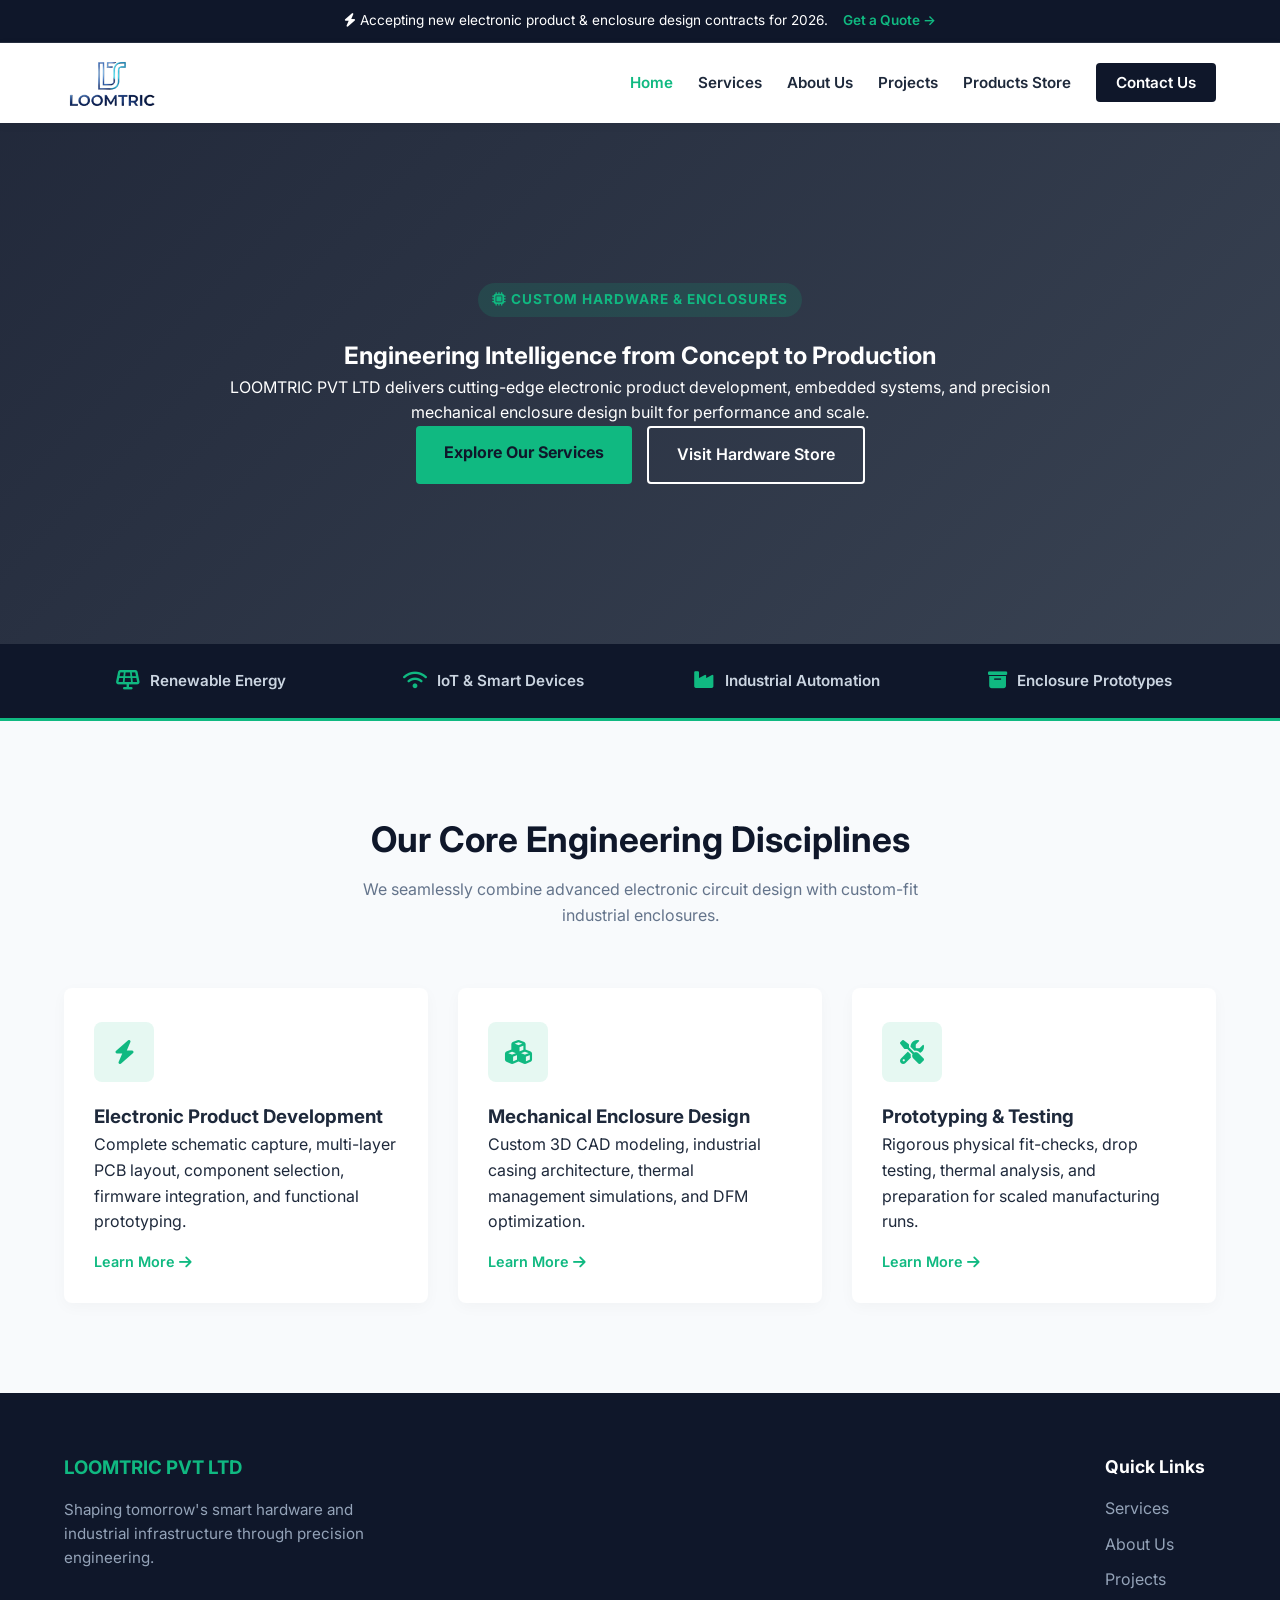
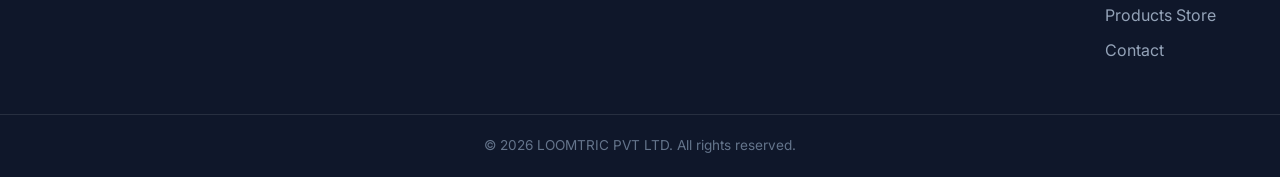
<file: index.html>
<!DOCTYPE html>
<html lang="en">
<head>
    <meta charset="UTF-8">
    <meta name="viewport" content="width=device-width, initial-scale=1.0">
    <title>LOOMTRIC PVT LTD | Electronic Product & Enclosure Design</title>
    <link rel="stylesheet" href="css/style.css">
    <!-- Google Fonts -->
    <link rel="preconnect" href="https://fonts.googleapis.com">
    <link rel="preconnect" href="https://fonts.gstatic.com" crossorigin>
    <link href="https://fonts.googleapis.com/css2?family=Inter:wght@300;400;500;600;700&display=swap" rel="stylesheet">
    <!-- FontAwesome Icons -->
    <link rel="stylesheet" href="https://cdnjs.cloudflare.com/ajax/libs/font-awesome/6.4.0/css/all.min.css">
</head>
<body>

    <!-- Top Announcement Bar -->
    <div class="announcement-bar">
        <div class="container">
            <span><i class="fa-solid fa-bolt mr-2 text-emerald-400"></i> Accepting new electronic product & enclosure design contracts for 2026.</span>
            <a href="contact.html">Get a Quote &rarr;</a>
        </div>
    </div>

    <!-- Header / Navigation -->
    <header class="site-header">
        <div class="container nav-container">
            <div class="logo">
                <a href="index.html" aria-label="LOOMTRIC home"><img src="images/LOGO1.1.png" alt="LOOMTRIC" class="logo-image"></a>
            </div>
            <nav class="nav-menu">
                <ul>
                    <li><a href="index.html" class="active">Home</a></li>
                    <li><a href="services.html">Services</a></li>
                    <li><a href="about.html">About Us</a></li>
                    <li><a href="projects.html">Projects</a></li>
                    <li><a href="products/index.html">Products Store</a></li>
                    <li><a href="contact.html" class="btn-nav">Contact Us</a></li>
                </ul>
            </nav>
        </div>
    </header>

    <!-- Hero Section -->
    <section class="hero-advanced">
        <div class="hero-overlay"></div>
        <div class="container hero-content-advanced">
            <span class="badge"><i class="fa-solid fa-microchip mr-2"></i> Custom Hardware & Enclosures</span>
            <h1>Engineering Intelligence from Concept to Production</h1>
            <p>LOOMTRIC PVT LTD delivers cutting-edge electronic product development, embedded systems, and precision mechanical enclosure design built for performance and scale.</p>
            <div class="hero-buttons">
                <a href="services.html" class="btn-primary">Explore Our Services</a>
                <a href="products/index.html" class="btn-secondary">Visit Hardware Store</a>
            </div>
        </div>
    </section>

    <!-- Industry Sectors Bar -->
    <section class="sectors-bar">
        <div class="container sectors-grid">
            <div class="sector-item"><i class="fa-solid fa-solar-panel"></i> Renewable Energy</div>
            <div class="sector-item"><i class="fa-solid fa-wifi"></i> IoT & Smart Devices</div>
            <div class="sector-item"><i class="fa-solid fa-industry"></i> Industrial Automation</div>
            <div class="sector-item"><i class="fa-solid fa-box-archive"></i> Enclosure Prototypes</div>
        </div>
    </section>

    <!-- Core Engineering Services Section -->
    <section class="section-block">
        <div class="container">
            <div class="section-title">
                <h2>Our Core Engineering Disciplines</h2>
                <p>We seamlessly combine advanced electronic circuit design with custom-fit industrial enclosures.</p>
            </div>
            <div class="service-grid">
                <div class="service-card">
                    <div class="card-icon-box"><i class="fa-solid fa-bolt"></i></div>
                    <h3>Electronic Product Development</h3>
                    <p>Complete schematic capture, multi-layer PCB layout, component selection, firmware integration, and functional prototyping.</p>
                    <a href="services.html" class="card-link">Learn More <i class="fa-solid fa-arrow-right ml-1"></i></a>
                </div>
                <div class="service-card">
                    <div class="card-icon-box"><i class="fa-solid fa-cubes"></i></div>
                    <h3>Mechanical Enclosure Design</h3>
                    <p>Custom 3D CAD modeling, industrial casing architecture, thermal management simulations, and DFM optimization.</p>
                    <a href="services.html" class="card-link">Learn More <i class="fa-solid fa-arrow-right ml-1"></i></a>
                </div>
                <div class="service-card">
                    <div class="card-icon-box"><i class="fa-solid fa-screwdriver-wrench"></i></div>
                    <h3>Prototyping & Testing</h3>
                    <p>Rigorous physical fit-checks, drop testing, thermal analysis, and preparation for scaled manufacturing runs.</p>
                    <a href="services.html" class="card-link">Learn More <i class="fa-solid fa-arrow-right ml-1"></i></a>
                </div>
            </div>
        </div>
    </section>

    <!-- Footer -->
    <footer class="site-footer">
        <div class="container footer-content">
            <div class="footer-brand">
                <h3>LOOMTRIC PVT LTD</h3>
                <p>Shaping tomorrow's smart hardware and industrial infrastructure through precision engineering.</p>
            </div>
            <div class="footer-links">
                <h4>Quick Links</h4>
                <ul>
                    <li><a href="services.html">Services</a></li>
                    <li><a href="about.html">About Us</a></li>
                    <li><a href="projects.html">Projects</a></li>
                    <li><a href="products/index.html">Products Store</a></li>
                    <li><a href="contact.html">Contact</a></li>
                </ul>
            </div>
        </div>
        <div class="footer-bottom">
            <p>&copy; 2026 LOOMTRIC PVT LTD. All rights reserved.</p>
        </div>
    </footer>

</body>
</html>
</file>
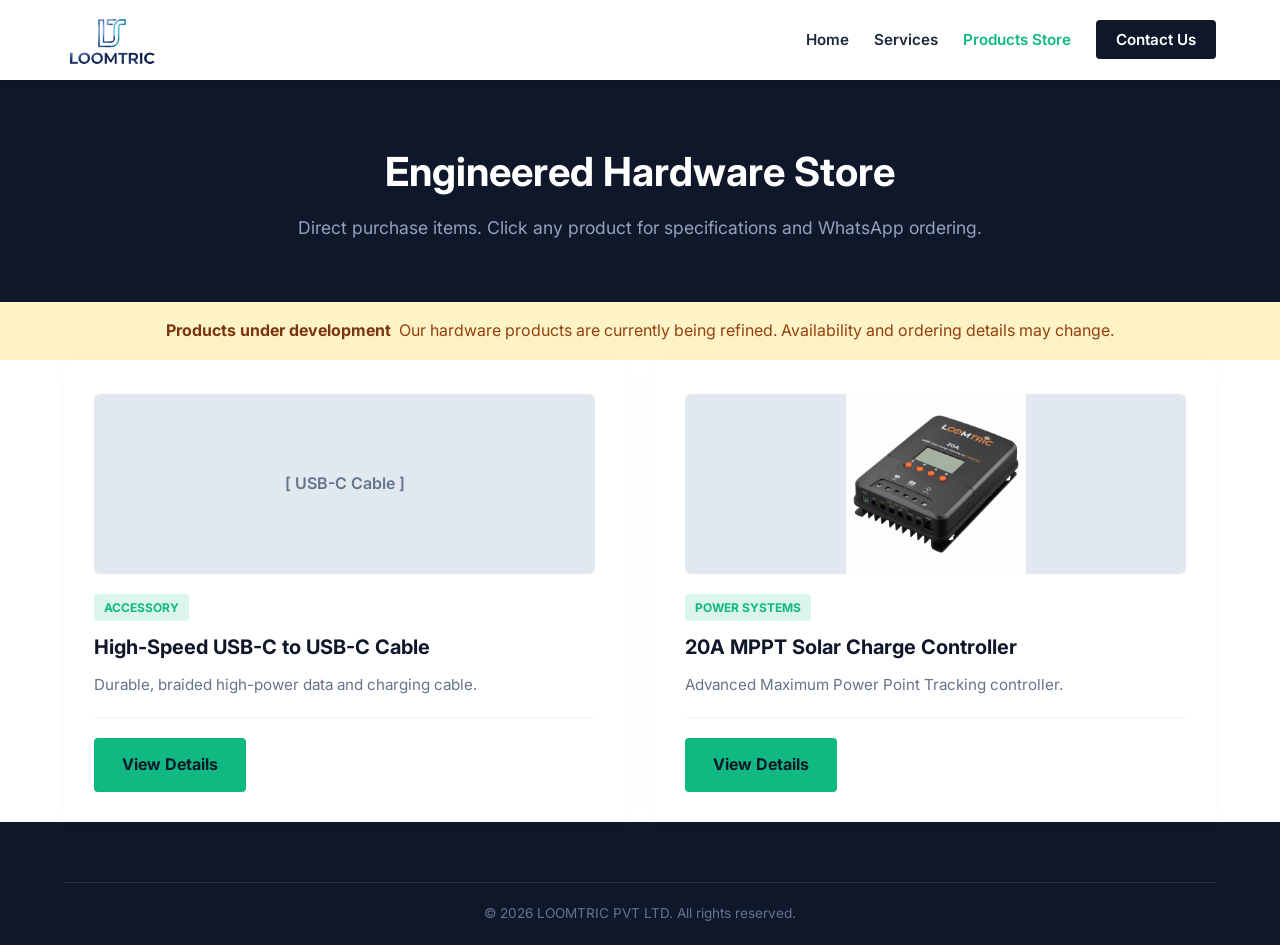
<file: products/index.html>
<!DOCTYPE html>
<html lang="en">
<head>
    <meta charset="UTF-8">
    <meta name="viewport" content="width=device-width, initial-scale=1.0">
    <title>Hardware Store | LOOMTRIC PVT LTD</title>
    <link rel="stylesheet" href="../css/style.css">
    <link href="https://fonts.googleapis.com/css2?family=Inter:wght@300;400;600;700&display=swap" rel="stylesheet">
</head>
<body>

    <header class="site-header">
        <div class="container nav-container">
            <div class="logo"><a href="../index.html" aria-label="LOOMTRIC home"><img src="../images/LOGO1.1.png" alt="LOOMTRIC" class="logo-image"></a></div>
            <nav class="nav-menu">
                <ul>
                    <li><a href="../index.html">Home</a></li>
                    <li><a href="../services.html">Services</a></li>
                    <li><a href="index.html" class="active">Products Store</a></li>
                    <li><a href="../contact.html" class="btn-nav">Contact Us</a></li>
                </ul>
            </nav>
        </div>
    </header>

    <section class="page-header">
        <div class="container">
            <h1>Engineered Hardware Store</h1>
            <p>Direct purchase items. Click any product for specifications and WhatsApp ordering.</p>
        </div>
    </section>

    <div class="product-development-notice" role="status">
        <div class="container">
            <strong>Products under development</strong>
            <span>Our hardware products are currently being refined. Availability and ordering details may change.</span>
        </div>
    </div>

    <section class="products-section">
        <div class="container">
            <div class="product-grid">
                
                <!-- Product 1 -->
                <div class="product-card">
                    <div class="product-image-placeholder"><span>[ USB-C Cable ]</span></div>
                    <div class="product-info">
                        <span class="product-tag">Accessory</span>
                        <h3>High-Speed USB-C to USB-C Cable</h3>
                        <p class="product-desc">Durable, braided high-power data and charging cable.</p>
                        <div class="product-footer">
                            <a href="usb-c-cable.html" class="btn-primary">View Details</a>
                        </div>
                    </div>
                </div>

                <!-- Product 2 -->
                <div class="product-card">
                    <div class="product-image-placeholder"><img src="../images/MPPT1.png" alt="20A MPPT Solar Charge Controller"></div>
                    <div class="product-info">
                        <span class="product-tag">Power Systems</span>
                        <h3>20A MPPT Solar Charge Controller</h3>
                        <p class="product-desc">Advanced Maximum Power Point Tracking controller.</p>
                        <div class="product-footer">
                            <a href="mppt-controller.html" class="btn-primary">View Details</a>
                        </div>
                    </div>
                </div>

            </div>
        </div>
    </section>

    <footer class="site-footer">
        <div class="container footer-bottom">
            <p>&copy; 2026 LOOMTRIC PVT LTD. All rights reserved.</p>
        </div>
    </footer>
</body>
</html>
</file>
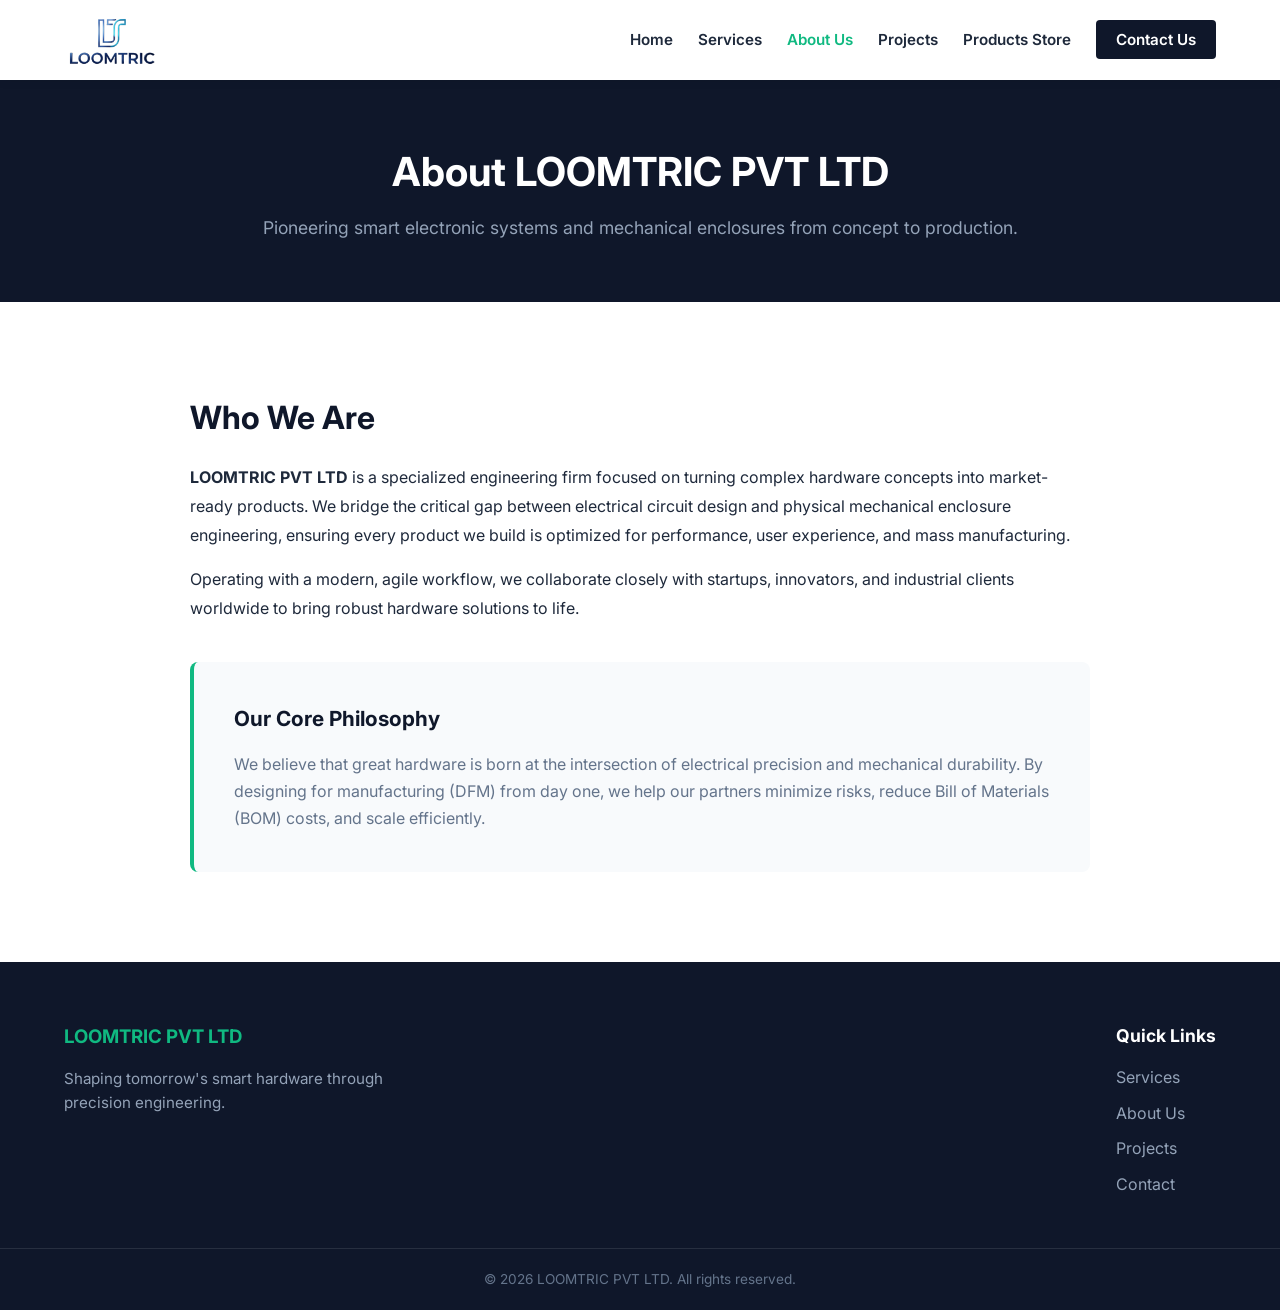
<file: about.html>
<!DOCTYPE html>
<html lang="en">
<head>
    <meta charset="UTF-8">
    <meta name="viewport" content="width=device-width, initial-scale=1.0">
    <title>About Us | LOOMTRIC PVT LTD</title>
    <link rel="stylesheet" href="css/style.css">
    <link href="https://fonts.googleapis.com/css2?family=Inter:wght@300;400;500;600;700&display=swap" rel="stylesheet">
    <link rel="stylesheet" href="https://cdnjs.cloudflare.com/ajax/libs/font-awesome/6.4.0/css/all.min.css">
</head>
<body>

    <!-- Header / Navigation -->
    <header class="site-header">
        <div class="container nav-container">
            <div class="logo"><a href="index.html" aria-label="LOOMTRIC home"><img src="images/LOGO1.1.png" alt="LOOMTRIC" class="logo-image"></a></div>
            <nav class="nav-menu">
                <ul>
                    <li><a href="index.html">Home</a></li>
                    <li><a href="services.html">Services</a></li>
                    <li><a href="about.html" class="active">About Us</a></li>
                    <li><a href="projects.html">Projects</a></li>
                    <li><a href="products/index.html">Products Store</a></li>
                    <li><a href="contact.html" class="btn-nav">Contact Us</a></li>
                </ul>
            </nav>
        </div>
    </header>

    <!-- Page Header -->
    <section class="page-header">
        <div class="container">
            <h1>About LOOMTRIC PVT LTD</h1>
            <p>Pioneering smart electronic systems and mechanical enclosures from concept to production.</p>
        </div>
    </section>

    <!-- About Content -->
    <section class="section-block" style="background-color: var(--white); padding: 90px 0;">
        <div class="container" style="max-width: 900px;">
            <div style="display: grid; gap: 40px;">
                <div>
                    <h2 style="font-size: 2rem; color: var(--primary-color); margin-bottom: 20px;">Who We Are</h2>
                    <p style="color: var(--text-dark); line-height: 1.8; margin-bottom: 15px;">
                        <strong>LOOMTRIC PVT LTD</strong> is a specialized engineering firm focused on turning complex hardware concepts into market-ready products. We bridge the critical gap between electrical circuit design and physical mechanical enclosure engineering, ensuring every product we build is optimized for performance, user experience, and mass manufacturing.
                    </p>
                    <p style="color: var(--text-dark); line-height: 1.8;">
                        Operating with a modern, agile workflow, we collaborate closely with startups, innovators, and industrial clients worldwide to bring robust hardware solutions to life.
                    </p>
                </div>

                <div style="background: var(--bg-light); padding: 40px; border-radius: 8px; border-left: 4px solid var(--accent-color);">
                    <h3 style="color: var(--primary-color); margin-bottom: 15px; font-size: 1.3rem;">Our Core Philosophy</h3>
                    <p style="color: var(--text-light); line-height: 1.7;">
                        We believe that great hardware is born at the intersection of electrical precision and mechanical durability. By designing for manufacturing (DFM) from day one, we help our partners minimize risks, reduce Bill of Materials (BOM) costs, and scale efficiently.
                    </p>
                </div>
            </div>
        </div>
    </section>

    <!-- Footer -->
    <footer class="site-footer">
        <div class="container footer-content">
            <div class="footer-brand">
                <h3>LOOMTRIC PVT LTD</h3>
                <p>Shaping tomorrow's smart hardware through precision engineering.</p>
            </div>
            <div class="footer-links">
                <h4>Quick Links</h4>
                <ul>
                    <li><a href="services.html">Services</a></li>
                    <li><a href="about.html">About Us</a></li>
                    <li><a href="projects.html">Projects</a></li>
                    <li><a href="contact.html">Contact</a></li>
                </ul>
            </div>
        </div>
        <div class="footer-bottom">
            <p>&copy; 2026 LOOMTRIC PVT LTD. All rights reserved.</p>
        </div>
    </footer>
</body>
</html>
</file>
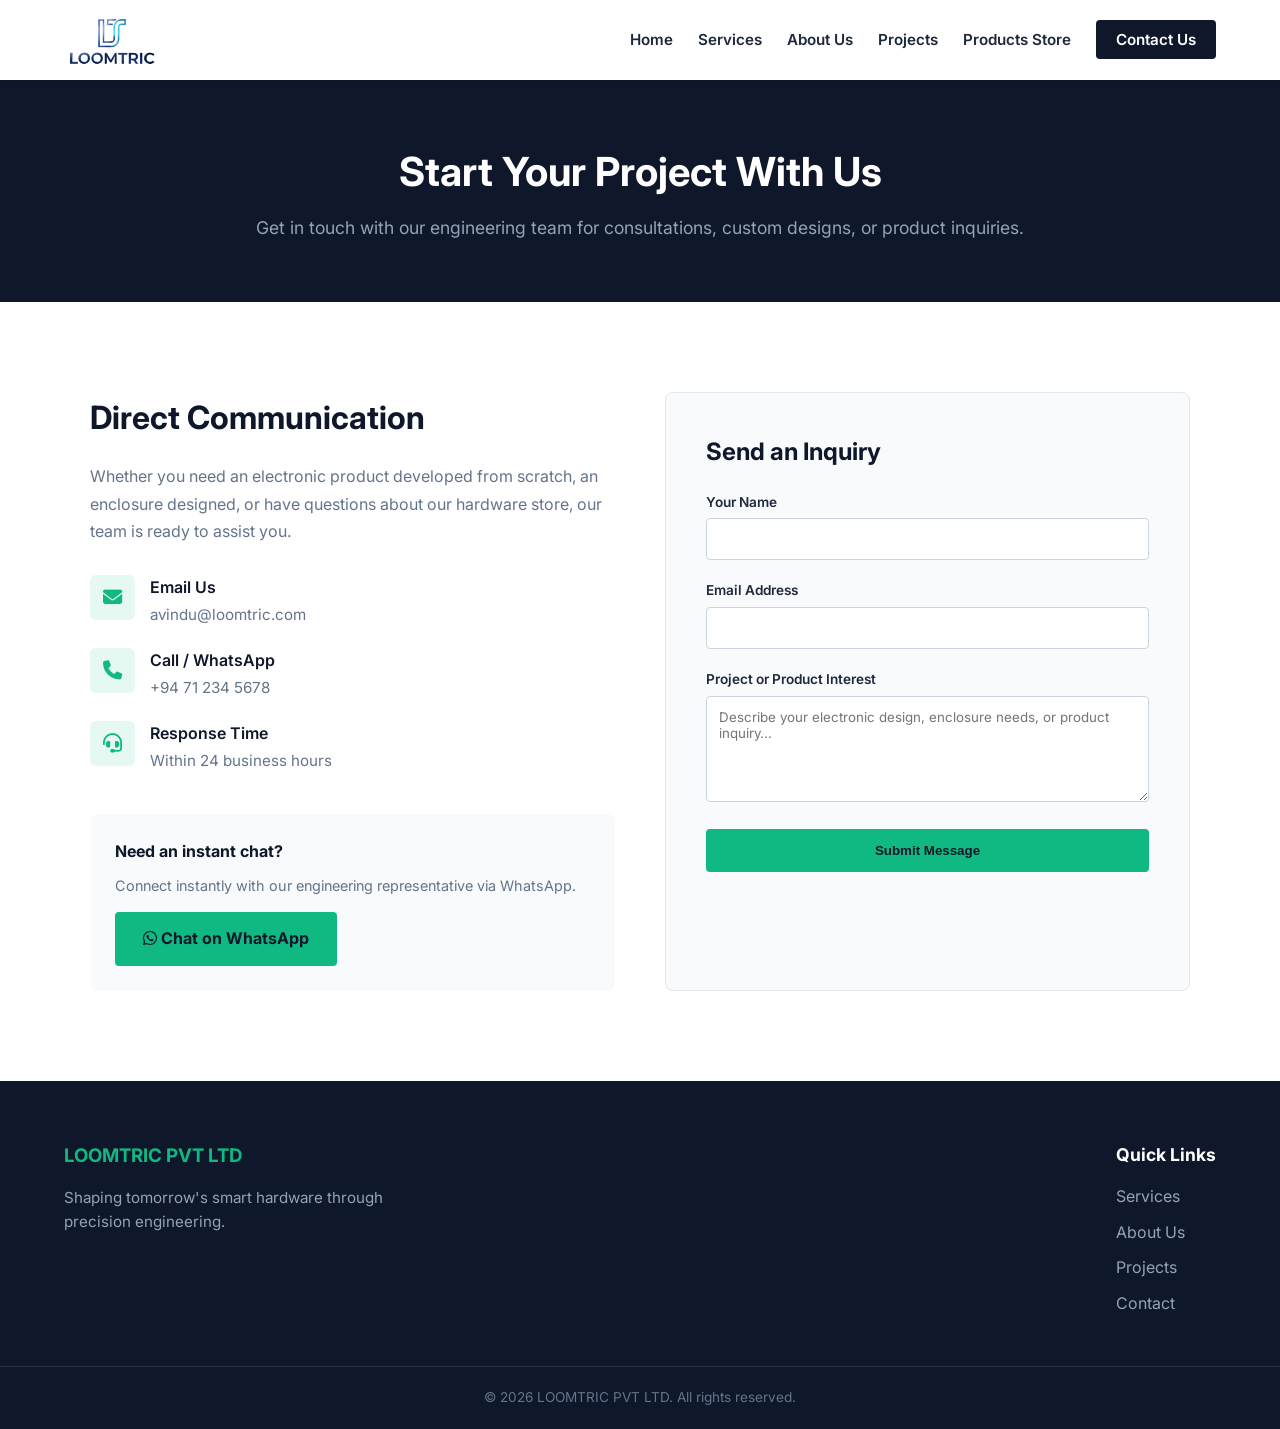
<file: contact.html>
<!DOCTYPE html>
<html lang="en">
<head>
    <meta charset="UTF-8">
    <meta name="viewport" content="width=device-width, initial-scale=1.0">
    <title>Contact Us | LOOMTRIC PVT LTD</title>
    <link rel="stylesheet" href="css/style.css">
    <link href="https://fonts.googleapis.com/css2?family=Inter:wght@300;400;500;600;700&display=swap" rel="stylesheet">
    <link rel="stylesheet" href="https://cdnjs.cloudflare.com/ajax/libs/font-awesome/6.4.0/css/all.min.css">
</head>
<body>

    <!-- Header / Navigation -->
    <header class="site-header">
        <div class="container nav-container">
            <div class="logo"><a href="index.html" aria-label="LOOMTRIC home"><img src="images/LOGO1.1.png" alt="LOOMTRIC" class="logo-image"></a></div>
            <nav class="nav-menu">
                <ul>
                    <li><a href="index.html">Home</a></li>
                    <li><a href="services.html">Services</a></li>
                    <li><a href="about.html">About Us</a></li>
                    <li><a href="projects.html">Projects</a></li>
                    <li><a href="products/index.html">Products Store</a></li>
                    <li><a href="contact.html" class="btn-nav active">Contact Us</a></li>
                </ul>
            </nav>
        </div>
    </header>

    <!-- Page Header -->
    <section class="page-header">
        <div class="container">
            <h1>Start Your Project With Us</h1>
            <p>Get in touch with our engineering team for consultations, custom designs, or product inquiries.</p>
        </div>
    </section>

    <!-- Contact Layout -->
    <section class="section-block" style="background-color: var(--white); padding: 90px 0;">
        <div class="container" style="max-width: 1100px; display: grid; grid-template-columns: 1fr 1fr; gap: 50px;">
            
            <!-- Left Side: Contact Information -->
            <div>
                <h2 style="font-size: 2rem; color: var(--primary-color); margin-bottom: 20px;">Direct Communication</h2>
                <p style="color: var(--text-light); margin-bottom: 30px; line-height: 1.7;">
                    Whether you need an electronic product developed from scratch, an enclosure designed, or have questions about our hardware store, our team is ready to assist you.
                </p>

                <div style="display: grid; gap: 20px;">
                    <div style="display: flex; align-items: flex-start; gap: 15px;">
                        <div style="background: rgba(16, 185, 129, 0.1); color: var(--accent-color); width: 45px; height: 45px; border-radius: 6px; display: flex; align-items: center; justify-content: center; font-size: 1.2rem; flex-shrink: 0;">
                            <i class="fa-solid fa-envelope"></i>
                        </div>
                        <div>
                            <h4 style="color: var(--primary-color); font-weight: 600; margin-bottom: 3px;">Email Us</h4>
                            <p style="color: var(--text-light); font-size: 0.95rem;">avindu@loomtric.com</p>
                        </div>
                    </div>

                    <div style="display: flex; align-items: flex-start; gap: 15px;">
                        <div style="background: rgba(16, 185, 129, 0.1); color: var(--accent-color); width: 45px; height: 45px; border-radius: 6px; display: flex; align-items: center; justify-content: center; font-size: 1.2rem; flex-shrink: 0;">
                            <i class="fa-solid fa-phone"></i>
                        </div>
                        <div>
                            <h4 style="color: var(--primary-color); font-weight: 600; margin-bottom: 3px;">Call / WhatsApp</h4>
                            <p style="color: var(--text-light); font-size: 0.95rem;">+94 71 234 5678</p>
                        </div>
                    </div>

                    <div style="display: flex; align-items: flex-start; gap: 15px;">
                        <div style="background: rgba(16, 185, 129, 0.1); color: var(--accent-color); width: 45px; height: 45px; border-radius: 6px; display: flex; align-items: center; justify-content: center; font-size: 1.2rem; flex-shrink: 0;">
                            <i class="fa-solid fa-headset"></i>
                        </div>
                        <div>
                            <h4 style="color: var(--primary-color); font-weight: 600; margin-bottom: 3px;">Response Time</h4>
                            <p style="color: var(--text-light); font-size: 0.95rem;">Within 24 business hours</p>
                        </div>
                    </div>
                </div>

                <!-- Quick WhatsApp Action Box -->
                <div style="margin-top: 40px; background: var(--bg-light); padding: 25px; border-radius: 8px;">
                    <h4 style="color: var(--primary-color); margin-bottom: 10px;">Need an instant chat?</h4>
                    <p style="color: var(--text-light); font-size: 0.9rem; margin-bottom: 15px;">Connect instantly with our engineering representative via WhatsApp.</p>
                    <a href="https://wa.me/94712345678?text=Hi%20LOOMTRIC,%20I%20would%20like%20to%20discuss%20an%20engineering%20project." class="btn-primary" target="_blank" style="display: inline-block;"><i class="fa-brands fa-whatsapp mr-2"></i> Chat on WhatsApp</a>
                </div>
            </div>

            <!-- Right Side: Simple Inquiry Form -->
            <div style="background: var(--bg-light); padding: 40px; border-radius: 8px; border: 1px solid #e2e8f0;">
                <h3 style="color: var(--primary-color); font-size: 1.5rem; margin-bottom: 20px;">Send an Inquiry</h3>
                <form action="mailto:avindu@loomtric.com" method="POST" enctype="text/plain" style="display: grid; gap: 20px;">
                    <div>
                        <label style="display: block; font-size: 0.85rem; font-weight: 600; color: var(--text-dark); margin-bottom: 5px;">Your Name</label>
                        <input type="text" name="name" required style="width: 100%; padding: 12px; border: 1px solid #cbd5e1; border-radius: 4px; font-family: inherit;">
                    </div>
                    <div>
                        <label style="display: block; font-size: 0.85rem; font-weight: 600; color: var(--text-dark); margin-bottom: 5px;">Email Address</label>
                        <input type="email" name="email" required style="width: 100%; padding: 12px; border: 1px solid #cbd5e1; border-radius: 4px; font-family: inherit;">
                    </div>
                    <div>
                        <label style="display: block; font-size: 0.85rem; font-weight: 600; color: var(--text-dark); margin-bottom: 5px;">Project or Product Interest</label>
                        <textarea name="message" rows="5" required style="width: 100%; padding: 12px; border: 1px solid #cbd5e1; border-radius: 4px; font-family: inherit;" placeholder="Describe your electronic design, enclosure needs, or product inquiry..."></textarea>
                    </div>
                    <button type="submit" class="btn-primary" style="width: 100%; text-align: center; border: none; cursor: pointer;">Submit Message</button>
                </form>
            </div>

        </div>
    </section>

    <!-- Footer -->
    <footer class="site-footer">
        <div class="container footer-content">
            <div class="footer-brand">
                <h3>LOOMTRIC PVT LTD</h3>
                <p>Shaping tomorrow's smart hardware through precision engineering.</p>
            </div>
            <div class="footer-links">
                <h4>Quick Links</h4>
                <ul>
                    <li><a href="services.html">Services</a></li>
                    <li><a href="about.html">About Us</a></li>
                    <li><a href="projects.html">Projects</a></li>
                    <li><a href="contact.html">Contact</a></li>
                </ul>
            </div>
        </div>
        <div class="footer-bottom">
            <p>&copy; 2026 LOOMTRIC PVT LTD. All rights reserved.</p>
        </div>
    </footer>
</body>
</html>
</file>
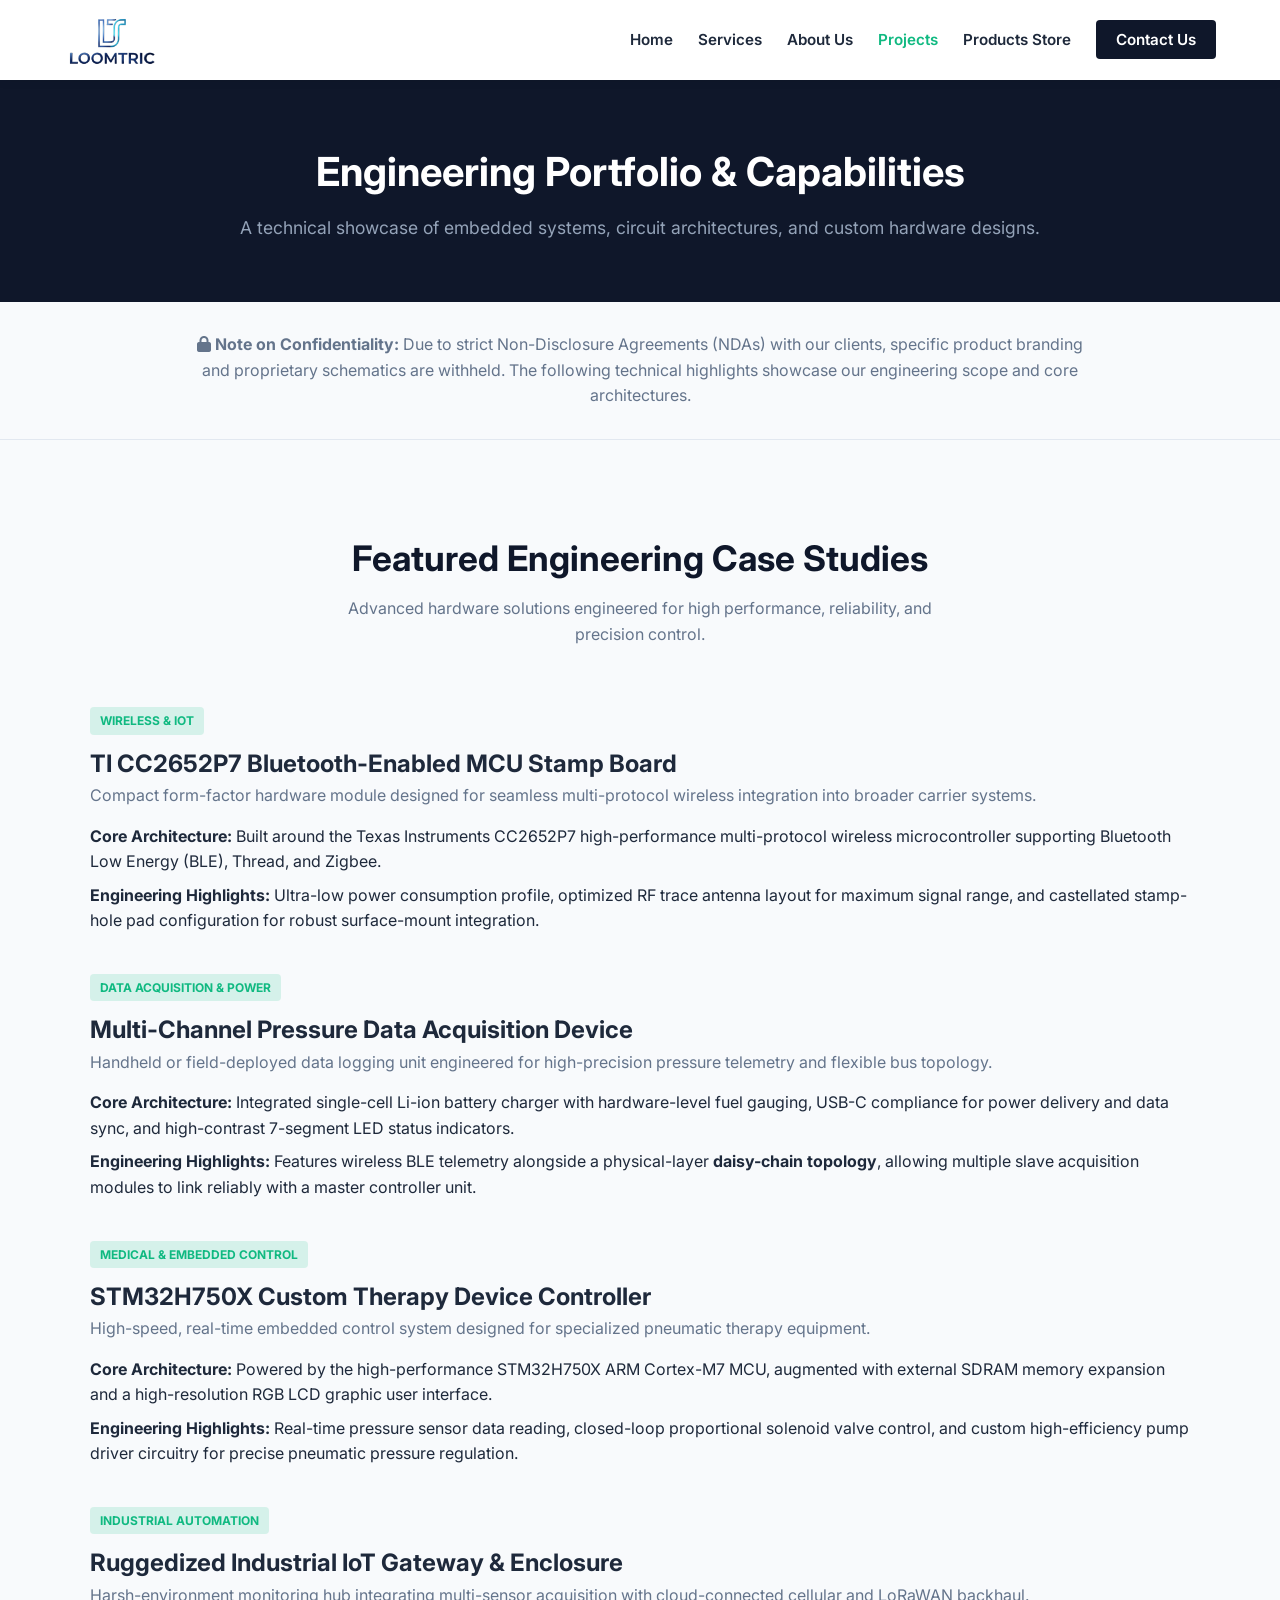
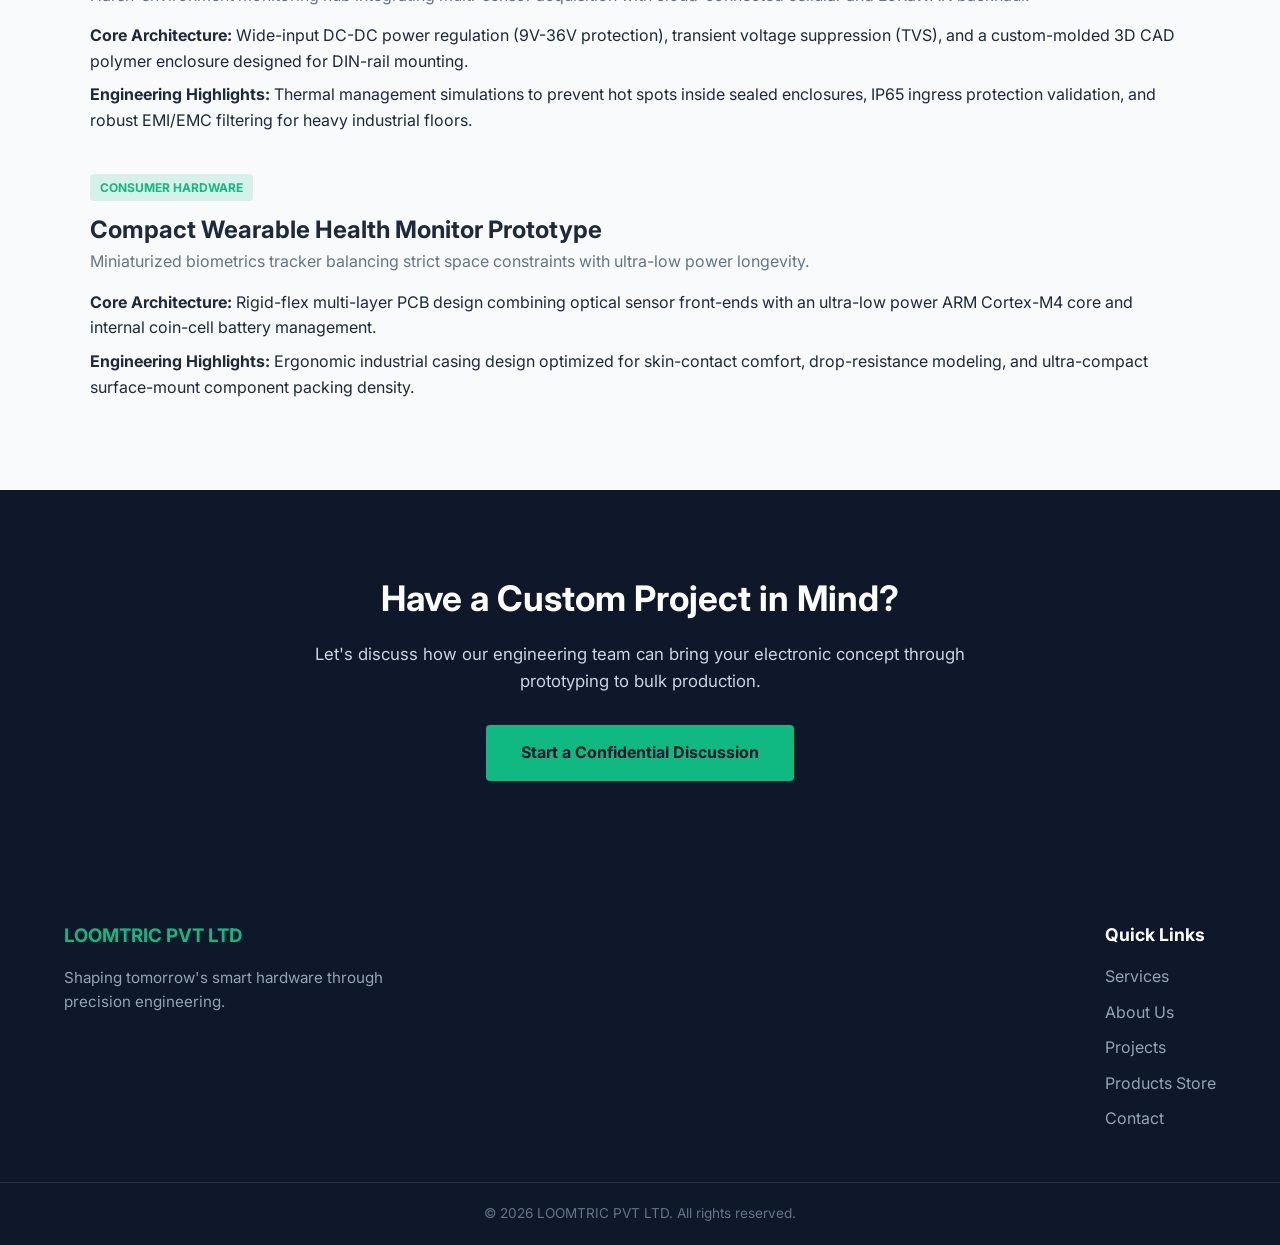
<file: projects.html>
<!DOCTYPE html>
<html lang="en">
<head>
    <meta charset="UTF-8">
    <meta name="viewport" content="width=device-width, initial-scale=1.0">
    <title>Engineering Portfolio | LOOMTRIC PVT LTD</title>
    <link rel="stylesheet" href="css/style.css">
    <link href="https://fonts.googleapis.com/css2?family=Inter:wght@300;400;500;600;700&display=swap" rel="stylesheet">
    <link rel="stylesheet" href="https://cdnjs.cloudflare.com/ajax/libs/font-awesome/6.4.0/css/all.min.css">
</head>
<body>

    <!-- Header / Navigation -->
    <header class="site-header">
        <div class="container nav-container">
            <div class="logo"><a href="index.html" aria-label="LOOMTRIC home"><img src="images/LOGO1.1.png" alt="LOOMTRIC" class="logo-image"></a></div>
            <nav class="nav-menu">
                <ul>
                    <li><a href="index.html">Home</a></li>
                    <li><a href="services.html">Services</a></li>
                    <li><a href="about.html">About Us</a></li>
                    <li><a href="projects.html" class="active">Projects</a></li>
                    <li><a href="products/index.html">Products Store</a></li>
                    <li><a href="contact.html" class="btn-nav">Contact Us</a></li>
                </ul>
            </nav>
        </div>
    </header>

    <!-- Page Header -->
    <section class="page-header">
        <div class="container">
            <h1>Engineering Portfolio & Capabilities</h1>
            <p>A technical showcase of embedded systems, circuit architectures, and custom hardware designs.</p>
        </div>
    </section>

    <!-- NDA Notice Banner -->
    <section style="background-color: var(--bg-light); padding: 30px 0; border-bottom: 1px solid #e2e8f0;">
        <div class="container" style="max-width: 900px; text-align: center;">
            <p style="font-size: 0.95krem; color: var(--text-light);">
                <i class="fa-solid fa-lock text-emerald-500 mr-2"></i> <strong>Note on Confidentiality:</strong> Due to strict Non-Disclosure Agreements (NDAs) with our clients, specific product branding and proprietary schematics are withheld. The following technical highlights showcase our engineering scope and core architectures.
            </p>
        </div>
    </section>

    <!-- Projects Grid Section -->
    <section class="section-block">
        <div class="container" style="max-width: 1100px;">
            <div class="section-title">
                <h2>Featured Engineering Case Studies</h2>
                <p>Advanced hardware solutions engineered for high performance, reliability, and precision control.</p>
            </div>

            <div style="display: grid; gap: 40px; margin-top: 40px;">

                <!-- Project 1 (User Provided) -->
                <div class="lifecycle-card">
                    <span class="product-tag">Wireless & IoT</span>
                    <h2>TI CC2652P7 Bluetooth-Enabled MCU Stamp Board</h2>
                    <p style="color: var(--text-light); margin-bottom: 15px;">Compact form-factor hardware module designed for seamless multi-protocol wireless integration into broader carrier systems.</p>
                    <div class="lifecycle-details">
                        <p><strong>Core Architecture:</strong> Built around the Texas Instruments CC2652P7 high-performance multi-protocol wireless microcontroller supporting Bluetooth Low Energy (BLE), Thread, and Zigbee.</p>
                        <p style="margin-top: 8px;"><strong>Engineering Highlights:</strong> Ultra-low power consumption profile, optimized RF trace antenna layout for maximum signal range, and castellated stamp-hole pad configuration for robust surface-mount integration.</p>
                    </div>
                </div>

                <!-- Project 2 (User Provided) -->
                <div class="lifecycle-card">
                    <span class="product-tag">Data Acquisition & Power</span>
                    <h2>Multi-Channel Pressure Data Acquisition Device</h2>
                    <p style="color: var(--text-light); margin-bottom: 15px;">Handheld or field-deployed data logging unit engineered for high-precision pressure telemetry and flexible bus topology.</p>
                    <div class="lifecycle-details">
                        <p><strong>Core Architecture:</strong> Integrated single-cell Li-ion battery charger with hardware-level fuel gauging, USB-C compliance for power delivery and data sync, and high-contrast 7-segment LED status indicators.</p>
                        <p style="margin-top: 8px;"><strong>Engineering Highlights:</strong> Features wireless BLE telemetry alongside a physical-layer <strong>daisy-chain topology</strong>, allowing multiple slave acquisition modules to link reliably with a master controller unit.</p>
                    </div>
                </div>

                <!-- Project 3 (User Provided) -->
                <div class="lifecycle-card">
                    <span class="product-tag">Medical & Embedded Control</span>
                    <h2>STM32H750X Custom Therapy Device Controller</h2>
                    <p style="color: var(--text-light); margin-bottom: 15px;">High-speed, real-time embedded control system designed for specialized pneumatic therapy equipment.</p>
                    <div class="lifecycle-details">
                        <p><strong>Core Architecture:</strong> Powered by the high-performance STM32H750X ARM Cortex-M7 MCU, augmented with external SDRAM memory expansion and a high-resolution RGB LCD graphic user interface.</p>
                        <p style="margin-top: 8px;"><strong>Engineering Highlights:</strong> Real-time pressure sensor data reading, closed-loop proportional solenoid valve control, and custom high-efficiency pump driver circuitry for precise pneumatic pressure regulation.</p>
                    </div>
                </div>

                <!-- Project 4 (AI Added Conceptual Project) -->
                <div class="lifecycle-card">
                    <span class="product-tag">Industrial Automation</span>
                    <h2>Ruggedized Industrial IoT Gateway & Enclosure</h2>
                    <p style="color: var(--text-light); margin-bottom: 15px;">Harsh-environment monitoring hub integrating multi-sensor acquisition with cloud-connected cellular and LoRaWAN backhaul.</p>
                    <div class="lifecycle-details">
                        <p><strong>Core Architecture:</strong> Wide-input DC-DC power regulation (9V-36V protection), transient voltage suppression (TVS), and a custom-molded 3D CAD polymer enclosure designed for DIN-rail mounting.</p>
                        <p style="margin-top: 8px;"><strong>Engineering Highlights:</strong> Thermal management simulations to prevent hot spots inside sealed enclosures, IP65 ingress protection validation, and robust EMI/EMC filtering for heavy industrial floors.</p>
                    </div>
                </div>

                <!-- Project 5 (AI Added Conceptual Project) -->
                <div class="lifecycle-card">
                    <span class="product-tag">Consumer Hardware</span>
                    <h2>Compact Wearable Health Monitor Prototype</h2>
                    <p style="color: var(--text-light); margin-bottom: 15px;">Miniaturized biometrics tracker balancing strict space constraints with ultra-low power longevity.</p>
                    <div class="lifecycle-details">
                        <p><strong>Core Architecture:</strong> Rigid-flex multi-layer PCB design combining optical sensor front-ends with an ultra-low power ARM Cortex-M4 core and internal coin-cell battery management.</p>
                        <p style="margin-top: 8px;"><strong>Engineering Highlights:</strong> Ergonomic industrial casing design optimized for skin-contact comfort, drop-resistance modeling, and ultra-compact surface-mount component packing density.</p>
                    </div>
                </div>

            </div>
        </div>
    </section>

    <!-- Call to Action -->
    <section class="section-block" style="background-color: var(--primary-color); color: var(--white); text-align: center; padding: 80px 0;">
        <div class="container" style="max-width: 700px;">
            <h2 style="font-size: 2.2rem; margin-bottom: 15px;">Have a Custom Project in Mind?</h2>
            <p style="color: #cbd5e1; margin-bottom: 30px; font-size: 1.05rem;">Let's discuss how our engineering team can bring your electronic concept through prototyping to bulk production.</p>
            <a href="contact.html" class="btn-primary" style="background-color: var(--accent-color); color: var(--primary-color); font-weight: 700; padding: 15px 35px;">Start a Confidential Discussion</a>
        </div>
    </section>

    <!-- Footer -->
    <footer class="site-footer">
        <div class="container footer-content">
            <div class="footer-brand">
                <h3>LOOMTRIC PVT LTD</h3>
                <p>Shaping tomorrow's smart hardware through precision engineering.</p>
            </div>
            <div class="footer-links">
                <h4>Quick Links</h4>
                <ul>
                    <li><a href="services.html">Services</a></li>
                    <li><a href="about.html">About Us</a></li>
                    <li><a href="projects.html">Projects</a></li>
                    <li><a href="products/index.html">Products Store</a></li>
                    <li><a href="contact.html">Contact</a></li>
                </ul>
            </div>
        </div>
        <div class="footer-bottom">
            <p>&copy; 2026 LOOMTRIC PVT LTD. All rights reserved.</p>
        </div>
    </footer>
</body>
</html>
</file>
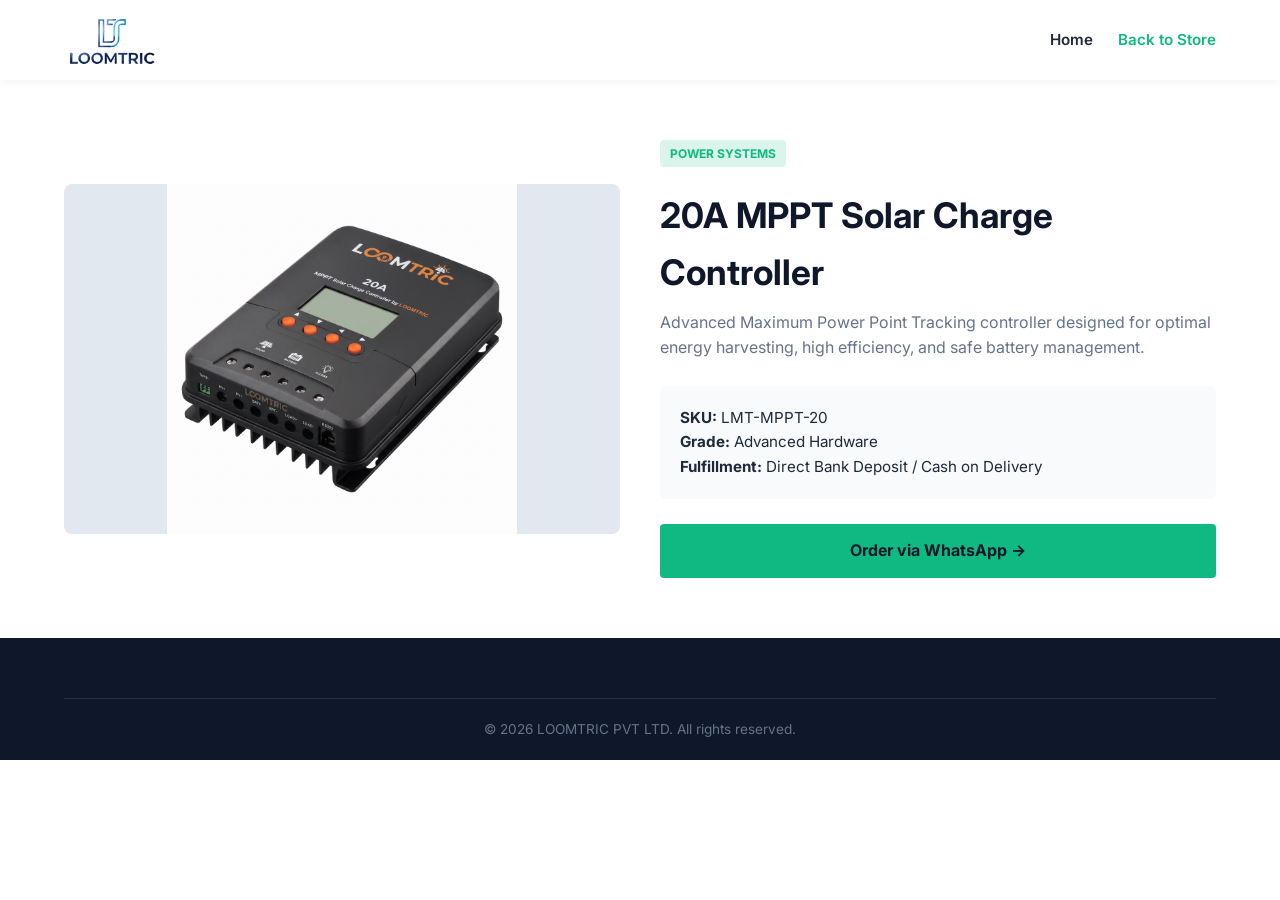
<file: products/mppt-controller.html>
<!DOCTYPE html>
<html lang="en">
<head>
    <meta charset="UTF-8">
    <meta name="viewport" content="width=device-width, initial-scale=1.0">
    <title>20A MPPT Controller | LOOMTRIC Store</title>
    <link rel="stylesheet" href="../css/style.css">
    <link href="https://fonts.googleapis.com/css2?family=Inter:wght@300;400;600;700&display=swap" rel="stylesheet">
</head>
<body>
    <header class="site-header">
        <div class="container nav-container">
            <div class="logo"><a href="../index.html" aria-label="LOOMTRIC home"><img src="../images/LOGO1.1.png" alt="LOOMTRIC" class="logo-image"></a></div>
            <nav class="nav-menu">
                <ul>
                    <li><a href="../index.html">Home</a></li>
                    <li><a href="index.html" class="active">Back to Store</a></li>
                </ul>
            </nav>
        </div>
    </header>

    <div class="container" style="padding: 60px 0;">
        <div style="display: grid; grid-template-columns: 1fr 1fr; gap: 40px; align-items: center;">
            <div class="product-detail-image"><img src="../images/MPPT1.png" alt="20A MPPT Solar Charge Controller"></div>
            <div>
                <span class="product-tag">Power Systems</span>
                <h1 style="font-size: 2.2rem; color: var(--primary-color); margin: 10px 0;">20A MPPT Solar Charge Controller</h1>
                <p style="color: var(--text-light); margin-bottom: 25px;">Advanced Maximum Power Point Tracking controller designed for optimal energy harvesting, high efficiency, and safe battery management.</p>
                
                <div style="background: var(--bg-light); padding: 20px; border-radius: 6px; margin-bottom: 25px; font-size: 0.95rem;">
                    <p><strong>SKU:</strong> LMT-MPPT-20</p>
                    <p><strong>Grade:</strong> Advanced Hardware</p>
                    <p><strong>Fulfillment:</strong> Direct Bank Deposit / Cash on Delivery</p>
                </div>

                <!-- Replace 94712345678 with your actual WhatsApp business number -->
                <a href="https://wa.me/94712345678?text=Hi%20LOOMTRIC,%20I%20would%20like%20to%20order%20the%2020A%20MPPT%20Solar%20Charge%20Controller." class="btn-primary" target="_blank" style="width: 100%;">Order via WhatsApp &rarr;</a>
            </div>
        </div>
    </div>

    <footer class="site-footer">
        <div class="container footer-bottom">
            <p>&copy; 2026 LOOMTRIC PVT LTD. All rights reserved.</p>
        </div>
    </footer>
</body>
</html>
</file>
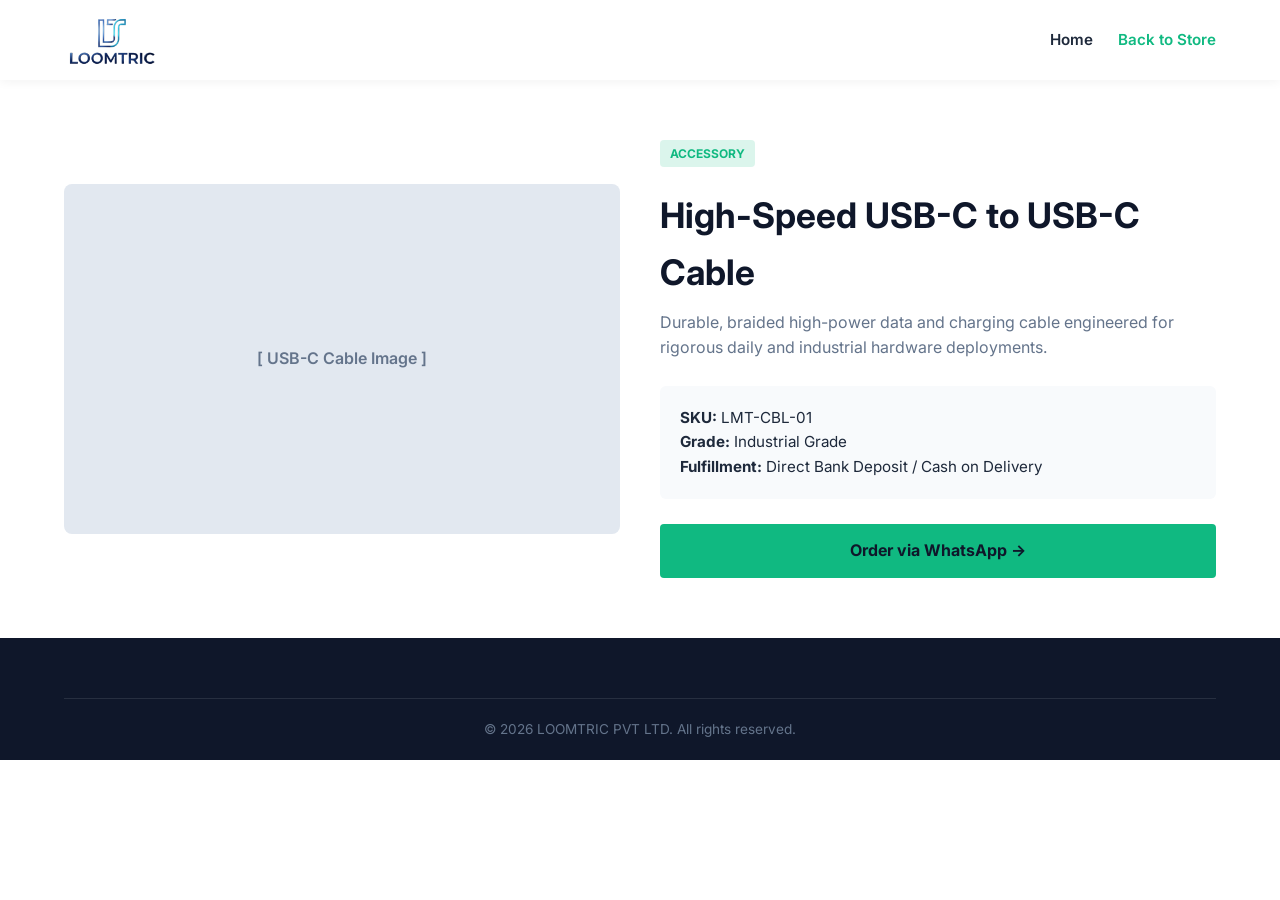
<file: products/usb-c-cable.html>
<!DOCTYPE html>
<html lang="en">
<head>
    <meta charset="UTF-8">
    <meta name="viewport" content="width=device-width, initial-scale=1.0">
    <title>High-Speed USB-C Cable | LOOMTRIC Store</title>
    <link rel="stylesheet" href="../css/style.css">
    <link href="https://fonts.googleapis.com/css2?family=Inter:wght@300;400;600;700&display=swap" rel="stylesheet">
</head>
<body>
    <header class="site-header">
        <div class="container nav-container">
            <div class="logo"><a href="../index.html" aria-label="LOOMTRIC home"><img src="../images/LOGO1.1.png" alt="LOOMTRIC" class="logo-image"></a></div>
            <nav class="nav-menu">
                <ul>
                    <li><a href="../index.html">Home</a></li>
                    <li><a href="index.html" class="active">Back to Store</a></li>
                </ul>
            </nav>
        </div>
    </header>

    <div class="container" style="padding: 60px 0;">
        <div style="display: grid; grid-template-columns: 1fr 1fr; gap: 40px; align-items: center;">
            <div style="background: #e2e8f0; height: 350px; border-radius: 8px; display: flex; align-items: center; justify-content: center; font-weight: 600; color: #64748b;">
                [ USB-C Cable Image ]
            </div>
            <div>
                <span class="product-tag">Accessory</span>
                <h1 style="font-size: 2.2rem; color: var(--primary-color); margin: 10px 0;">High-Speed USB-C to USB-C Cable</h1>
                <p style="color: var(--text-light); margin-bottom: 25px;">Durable, braided high-power data and charging cable engineered for rigorous daily and industrial hardware deployments.</p>
                
                <div style="background: var(--bg-light); padding: 20px; border-radius: 6px; margin-bottom: 25px; font-size: 0.95rem;">
                    <p><strong>SKU:</strong> LMT-CBL-01</p>
                    <p><strong>Grade:</strong> Industrial Grade</p>
                    <p><strong>Fulfillment:</strong> Direct Bank Deposit / Cash on Delivery</p>
                </div>

                <!-- Replace 94712345678 with your actual WhatsApp business number -->
                <a href="https://wa.me/94712345678?text=Hi%20LOOMTRIC,%20I%20would%20like%20to%20order%20the%20High-Speed%20USB-C%20to%20USB-C%20Cable." class="btn-primary" target="_blank" style="width: 100%;">Order via WhatsApp &rarr;</a>
            </div>
        </div>
    </div>

    <footer class="site-footer">
        <div class="container footer-bottom">
            <p>&copy; 2026 LOOMTRIC PVT LTD. All rights reserved.</p>
        </div>
    </footer>
</body>
</html>
</file>
<file: css/style.css>
* { margin: 0; padding: 0; box-sizing: border-box; }

:root {
    --primary-color: #0f172a; /* Tech Blue / Slate Navy */
    --accent-color: #10b981;  /* Light Green */
    --text-dark: #1e293b;
    --text-light: #64748b;
    --bg-light: #f8fafc;
    --white: #ffffff;
    --transition: all 0.3s ease;
}

body {
    font-family: 'Inter', sans-serif, system-ui;
    color: var(--text-dark);
    background-color: var(--white);
    line-height: 1.6;
}

.container { width: 90%; max-width: 1200px; margin: 0 auto; }

/* Header & Navigation */
.site-header {
    background-color: var(--white);
    box-shadow: 0 2px 10px rgba(0,0,0,0.05);
    position: sticky;
    top: 0;
    z-index: 1000;
}

.nav-container { display: flex; justify-content: space-between; align-items: center; height: 80px; }
.logo h2 { font-size: 1.5rem; font-weight: 700; color: var(--primary-color); letter-spacing: 1px; }
.logo span { color: var(--accent-color); }
.logo a { display: block; line-height: 0; }
.logo-image { width: 96px; height: auto; }

.nav-menu ul { display: flex; list-style: none; align-items: center; gap: 25px; }
.nav-menu a { text-decoration: none; color: var(--text-dark); font-weight: 600; font-size: 0.95rem; transition: var(--transition); }
.nav-menu a:hover, .nav-menu a.active { color: var(--accent-color); }

.btn-nav { background-color: var(--primary-color); color: var(--white) !important; padding: 10px 20px; border-radius: 4px; }
.btn-nav:hover { background-color: var(--accent-color); }

/* Hero Section */
.hero {
    background: linear-gradient(135deg, rgba(15, 23, 42, 0.95), rgba(30, 41, 59, 0.9));
    color: var(--white);
    padding: 120px 0;
    text-align: center;
}
.hero-content { max-width: 800px; margin: 0 auto; }
.badge { display: inline-block; background-color: rgba(16, 185, 129, 0.15); color: var(--accent-color); padding: 6px 14px; border-radius: 20px; font-size: 0.85rem; font-weight: 700; margin-bottom: 20px; text-transform: uppercase; letter-spacing: 1px; }
.hero h1 { font-size: 3rem; font-weight: 700; margin-bottom: 20px; line-height: 1.2; }
.hero p { font-size: 1.15rem; color: #cbd5e1; margin-bottom: 40px; }
.hero-buttons { display: flex; justify-content: center; gap: 15px; }

/* Buttons */
.btn-primary { background-color: var(--accent-color); color: var(--primary-color); padding: 14px 28px; border-radius: 4px; text-decoration: none; font-weight: 700; transition: var(--transition); display: inline-block; text-align: center; }
.btn-primary:hover { opacity: 0.9; transform: translateY(-2px); }
.btn-secondary { background-color: transparent; color: var(--white); border: 2px solid var(--white); padding: 14px 28px; border-radius: 4px; text-decoration: none; font-weight: 600; transition: var(--transition); display: inline-block; }
.btn-secondary:hover { background-color: var(--white); color: var(--primary-color); }

/* Sections & Grids */
.section-block { padding: 90px 0; background-color: var(--bg-light); }
.section-title { text-align: center; max-width: 600px; margin: 0 auto 60px auto; }
.section-title h2 { font-size: 2.2rem; color: var(--primary-color); margin-bottom: 10px; }
.section-title p { color: var(--text-light); }

.service-grid, .product-grid { display: grid; grid-template-columns: repeat(auto-fit, minmax(300px, 1fr)); gap: 30px; }
.service-card, .product-card { background: var(--white); padding: 30px; border-radius: 8px; box-shadow: 0 4px 15px rgba(0,0,0,0.03); transition: var(--transition); border-top: 4px solid transparent; display: flex; flex-direction: column; justify-content: space-between; }
.service-card:hover, .product-card:hover { transform: translateY(-5px); border-top-color: var(--accent-color); box-shadow: 0 10px 25px rgba(0,0,0,0.08); }
.card-link { color: var(--accent-color); text-decoration: none; font-weight: 600; font-size: 0.9rem; margin-top: 15px; display: inline-block; }

/* Store Elements */
.page-header { background-color: var(--primary-color); color: var(--white); padding: 60px 0; text-align: center; }
.page-header h1 { font-size: 2.5rem; margin-bottom: 10px; }
.page-header p { color: #94a3b8; font-size: 1.1rem; }
.product-development-notice { background-color: #fef3c7; color: #92400e; padding: 16px 0; }
.product-development-notice .container { display: flex; align-items: center; justify-content: center; gap: 8px; flex-wrap: wrap; text-align: center; }
.product-development-notice strong { color: #78350f; }
.product-image-placeholder { height: 180px; background-color: #e2e8f0; display: flex; align-items: center; justify-content: center; color: var(--text-light); font-weight: 600; border-radius: 6px; margin-bottom: 20px; overflow: hidden; }
.product-image-placeholder img { display: block; width: 100%; height: 100%; max-width: 100%; max-height: 100%; object-fit: contain; border-radius: 6px; }
.product-detail-image { height: 350px; background: #e2e8f0; border-radius: 8px; overflow: hidden; }
.product-detail-image img { width: 100%; height: 100%; object-fit: contain; }
.product-tag { display: inline-block; background-color: rgba(16, 185, 129, 0.15); color: var(--accent-color); padding: 4px 10px; border-radius: 4px; font-size: 0.75rem; font-weight: 700; text-transform: uppercase; margin-bottom: 10px; width: fit-content; }
.product-info h3 { font-size: 1.25rem; color: var(--primary-color); margin-bottom: 10px; }
.product-desc { color: var(--text-light); font-size: 0.95rem; margin-bottom: 20px; }
.product-footer { display: flex; justify-content: space-between; align-items: center; border-top: 1px solid #f1f5f9; padding-top: 20px; }
.price { font-size: 1.2rem; font-weight: 700; color: var(--primary-color); }

/* Footer */
.site-footer { background-color: var(--primary-color); color: var(--white); padding: 60px 0 20px 0; }
.footer-content { display: flex; justify-content: space-between; margin-bottom: 40px; flex-wrap: wrap; gap: 40px; }
.footer-brand { max-width: 350px; }
.footer-brand h3 { margin-bottom: 15px; color: var(--accent-color); }
.footer-brand p { color: #94a3b8; font-size: 0.95rem; }
.footer-links h4 { margin-bottom: 15px; font-size: 1.1rem; }
.footer-links ul { list-style: none; }
.footer-links ul li { margin-bottom: 10px; }
.footer-links a { color: #94a3b8; text-decoration: none; transition: var(--transition); }
.footer-links a:hover { color: var(--white); }
.footer-bottom { text-align: center; border-top: 1px solid rgba(255,255,255,0.1); padding-top: 20px; color: #64748b; font-size: 0.85rem; }

/* Advanced Hero Section */
.hero-advanced {
    position: relative;
    background: url('https://images.unsplash.com/photo-1518770660439-4636190af475?auto=format&fit=crop&w=1920&q=80') no-repeat center center/cover;
    color: var(--white);
    padding: 160px 0;
    text-align: center;
}

.hero-overlay {
    position: absolute;
    top: 0; left: 0; width: 100%; height: 100%;
    background: linear-gradient(135deg, rgba(15, 23, 42, 0.92), rgba(30, 41, 59, 0.88));
}

.hero-content-advanced {
    position: relative;
    z-index: 2;
    max-width: 850px;
    margin: 0 auto;
}

/* Icon Boxes */
.card-icon-box {
    width: 60px; height: 60px;
    background-color: rgba(16, 185, 129, 0.1);
    color: var(--accent-color);
    display: flex; align-items: center; justify-content: center;
    border-radius: 8px;
    font-size: 1.5rem;
    margin-bottom: 20px;
}

/* Product Preview Cards on Homepage */
.product-card-preview {
    background: var(--white);
    border-radius: 8px;
    overflow: hidden;
    box-shadow: 0 4px 15px rgba(0,0,0,0.04);
    border: 1px solid #e2e8f0;
    transition: var(--transition);
    display: flex;
    flex-direction: column;
}

.product-card-preview:hover {
    transform: translateY(-5px);
    box-shadow: 0 12px 30px rgba(0,0,0,0.08);
}

.preview-img {
    height: 200px;
    background-size: cover;
    background-position: center;
}

.preview-content {
    padding: 25px;
    display: flex;
    flex-direction: column;
    flex-grow: 1;
}

.preview-footer {
    display: flex;
    justify-content: space-between;
    align-items: center;
    border-top: 1px solid #f1f5f9;
    padding-top: 20px;
    margin-top: 20px;
}
/* Announcement Bar */
.announcement-bar {
    background-color: var(--primary-color);
    color: var(--white);
    font-size: 0.85rem;
    padding: 10px 0;
    text-align: center;
    border-bottom: 1px solid rgba(255,255,255,0.1);
}
.announcement-bar .container {
    display: flex;
    justify-content: center;
    align-items: center;
    gap: 15px;
    flex-wrap: wrap;
}
.announcement-bar a {
    color: var(--accent-color);
    text-decoration: none;
    font-weight: 600;
}

/* Sectors Bar */
.sectors-bar {
    background-color: var(--primary-color);
    color: var(--white);
    padding: 25px 0;
    border-bottom: 3px solid var(--accent-color);
}
.sectors-grid {
    display: grid;
    grid-template-columns: repeat(auto-fit, minmax(200px, 1fr));
    gap: 20px;
    text-align: center;
}
.sector-item {
    font-size: 0.95rem;
    font-weight: 600;
    color: #cbd5e1;
    display: flex;
    align-items: center;
    justify-content: center;
    gap: 10px;
}
.sector-item i {
    color: var(--accent-color);
    font-size: 1.2rem;
}
/* Global Image Safeguard (Prevents any image from expanding past its container) */
img {
    max-width: 100%;
    height: auto;
    display: block;
}

/* Specific Sizing for Your Service Lifecycle Image Slots */
.image-slot {
    width: 100%;
    height: 320px; /* Controls the exact height of the image container */
    border-radius: 6px;
    overflow: hidden;
    background-color: #e2e8f0;
    position: relative;
    border: 1px solid #cbd5e1;
    margin-top: 15px;
}

.image-slot img {
    width: 100%;
    height: 100%;
    object-fit: cover; /* Ensures the image neatly fills the box without distortion */
}

.image-placeholder-fallback {
    display: none;
    width: 100%;
    height: 100%;
    align-items: center;
    justify-content: center;
    color: var(--text-light);
    font-weight: 600;
    font-size: 0.9rem;
    background-color: #f1f5f9;
}
</file>
